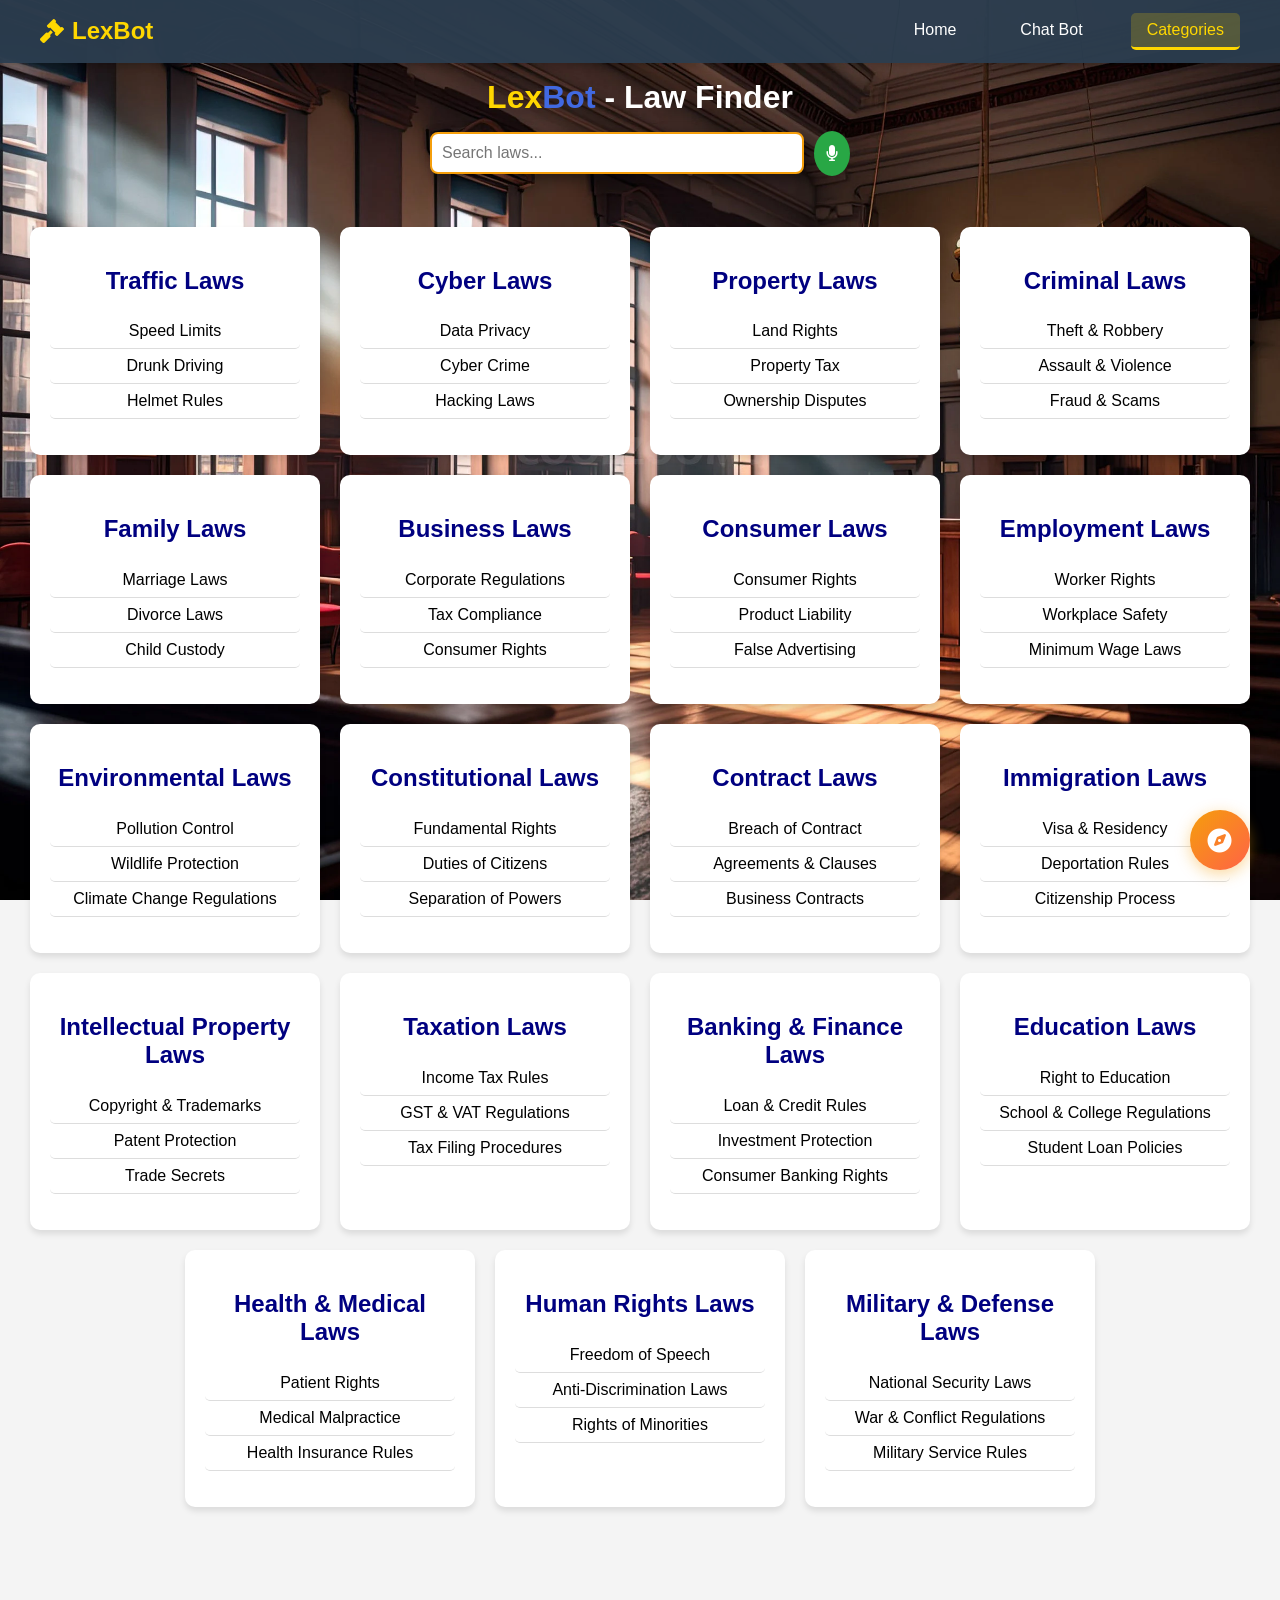
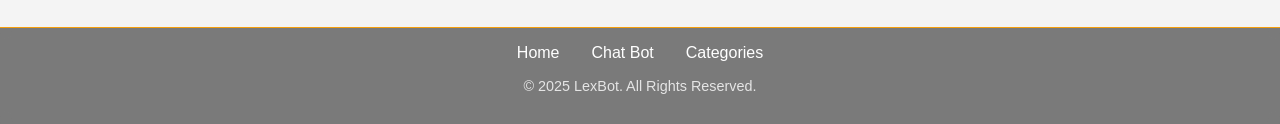
<file: categories.html>
<!DOCTYPE html>
<html lang="en">
<head>
    <meta charset="UTF-8">
    <meta name="viewport" content="width=device-width, initial-scale=1.0">
    <title>LexBot - Law Categories</title>
    <link rel="stylesheet" href="style.css">
    <script defer src="script.js"></script>
    <link rel="stylesheet" href="https://cdnjs.cloudflare.com/ajax/libs/font-awesome/6.0.0/css/all.min.css">
</head>
<body>
    <!-- Navigation Bar -->
    <nav class="navbar">
        <div class="nav-container">
            <div class="nav-brand">
                <a href="home.html" class="nav-logo">
                    <i class="fas fa-gavel"></i> LexBot
                </a>
            </div>
            <div class="nav-menu" id="navMenu">
                <a href="home.html" class="nav-link">Home</a>
                <a href="index.html" class="nav-link">Chat Bot</a>
                <a href="categories.html" class="nav-link active">Categories</a>
            </div>
            <div class="hamburger" id="hamburger">
                <span></span>
                <span></span>
                <span></span>
            </div>
        </div>
    </nav>

    <!-- Floating Navigation Ball -->
    <div class="floating-nav" id="floatingNav">
        <button class="float-btn main-btn" id="floatToggle">
            <i class="fas fa-compass"></i>
        </button>
        <a href="home.html" class="float-btn home-btn" title="Home">
            <i class="fas fa-home"></i>
        </a>
        <a href="index.html" class="float-btn chat-btn" title="Chatbot">
            <i class="fas fa-comments"></i>
        </a>
        <a href="categories.html" class="float-btn categories-btn" title="Categories">
            <i class="fas fa-list"></i>
        </a>
    </div>

    <header>
        <h1><span class="lex">Lex</span><span class="bot">Bot</span> - <span class="law-finder">Law Finder</span></h1>
        <div class="search-bar">
            <input type="text" id="searchInput" placeholder="Search laws...">
            <button id="micButton"><i class="fas fa-microphone"></i></button>
        </div>
    </header>
    <section class="law-categories">
        <div class="category">
            <h2>Traffic Laws</h2>
            <ul>
                <li>Speed Limits</li>
                <li>Drunk Driving</li>
                <li>Helmet Rules</li>
            </ul>
        </div>
        <div class="category">
            <h2>Cyber Laws</h2>
            <ul>
                <li>Data Privacy</li>
                <li>Cyber Crime</li>
                <li>Hacking Laws</li>
            </ul>
        </div>
        <div class="category">
            <h2>Property Laws</h2>
            <ul>
                <li>Land Rights</li>
                <li>Property Tax</li>
                <li>Ownership Disputes</li>
            </ul>
        </div>
        <div class="category">
            <h2>Criminal Laws</h2>
            <ul>
                <li>Theft & Robbery</li>
                <li>Assault & Violence</li>
                <li>Fraud & Scams</li>
            </ul>
        </div>
        <div class="category">
            <h2>Family Laws</h2>
            <ul>
                <li>Marriage Laws</li>
                <li>Divorce Laws</li>
                <li>Child Custody</li>
            </ul>
        </div>
        <div class="category">
            <h2>Business Laws</h2>
            <ul>
                <li>Corporate Regulations</li>
                <li>Tax Compliance</li>
                <li>Consumer Rights</li>
            </ul>
        </div>
        <div class="category">
            <h2>Consumer Laws</h2>
            <ul>
                <li>Consumer Rights</li>
                <li>Product Liability</li>
                <li>False Advertising</li>
            </ul>
        </div>
        <div class="category">
            <h2>Employment Laws</h2>
            <ul>
                <li>Worker Rights</li>
                <li>Workplace Safety</li>
                <li>Minimum Wage Laws</li>
            </ul>
        </div>
        <div class="category">
            <h2>Environmental Laws</h2>
            <ul>
                <li>Pollution Control</li>
                <li>Wildlife Protection</li>
                <li>Climate Change Regulations</li>
            </ul>
        </div>
        <div class="category">
            <h2>Constitutional Laws</h2>
            <ul>
                <li>Fundamental Rights</li>
                <li>Duties of Citizens</li>
                <li>Separation of Powers</li>
            </ul>
        </div>
        <div class="category">
            <h2>Contract Laws</h2>
            <ul>
                <li>Breach of Contract</li>
                <li>Agreements & Clauses</li>
                <li>Business Contracts</li>
            </ul>
        </div>
        <div class="category">
            <h2>Immigration Laws</h2>
            <ul>
                <li>Visa & Residency</li>
                <li>Deportation Rules</li>
                <li>Citizenship Process</li>
            </ul>
        </div>
        <div class="category">
            <h2>Intellectual Property Laws</h2>
            <ul>
                <li>Copyright & Trademarks</li>
                <li>Patent Protection</li>
                <li>Trade Secrets</li>
            </ul>
        </div>
        <div class="category">
            <h2>Taxation Laws</h2>
            <ul>
                <li>Income Tax Rules</li>
                <li>GST & VAT Regulations</li>
                <li>Tax Filing Procedures</li>
            </ul>
        </div>
        <div class="category">
            <h2>Banking & Finance Laws</h2>
            <ul>
                <li>Loan & Credit Rules</li>
                <li>Investment Protection</li>
                <li>Consumer Banking Rights</li>
            </ul>
        </div>
        <div class="category">
            <h2>Education Laws</h2>
            <ul>
                <li>Right to Education</li>
                <li>School & College Regulations</li>
                <li>Student Loan Policies</li>
            </ul>
        </div>
        <div class="category">
            <h2>Health & Medical Laws</h2>
            <ul>
                <li>Patient Rights</li>
                <li>Medical Malpractice</li>
                <li>Health Insurance Rules</li>
            </ul>
        </div>
        <div class="category">
            <h2>Human Rights Laws</h2>
            <ul>
                <li>Freedom of Speech</li>
                <li>Anti-Discrimination Laws</li>
                <li>Rights of Minorities</li>
            </ul>
        </div>
        <div class="category">
            <h2>Military & Defense Laws</h2>
            <ul>
                <li>National Security Laws</li>
                <li>War & Conflict Regulations</li>
                <li>Military Service Rules</li>
            </ul>
        </div>
    </section>
    <footer>
        <div class="footer-sections">
            <div class="footer-section">
                <a href="home.html">Home</a>
            </div>
            <div class="footer-section">
                <a href="index.html">Chat Bot</a>
            </div>
            <div class="footer-section">
                <a href="categories.html">Categories</a>
            </div>
        </div>
        <p class="rights-reserved">© 2025 LexBot. All Rights Reserved.</p>
    </footer>
</body>
</html>
</file>
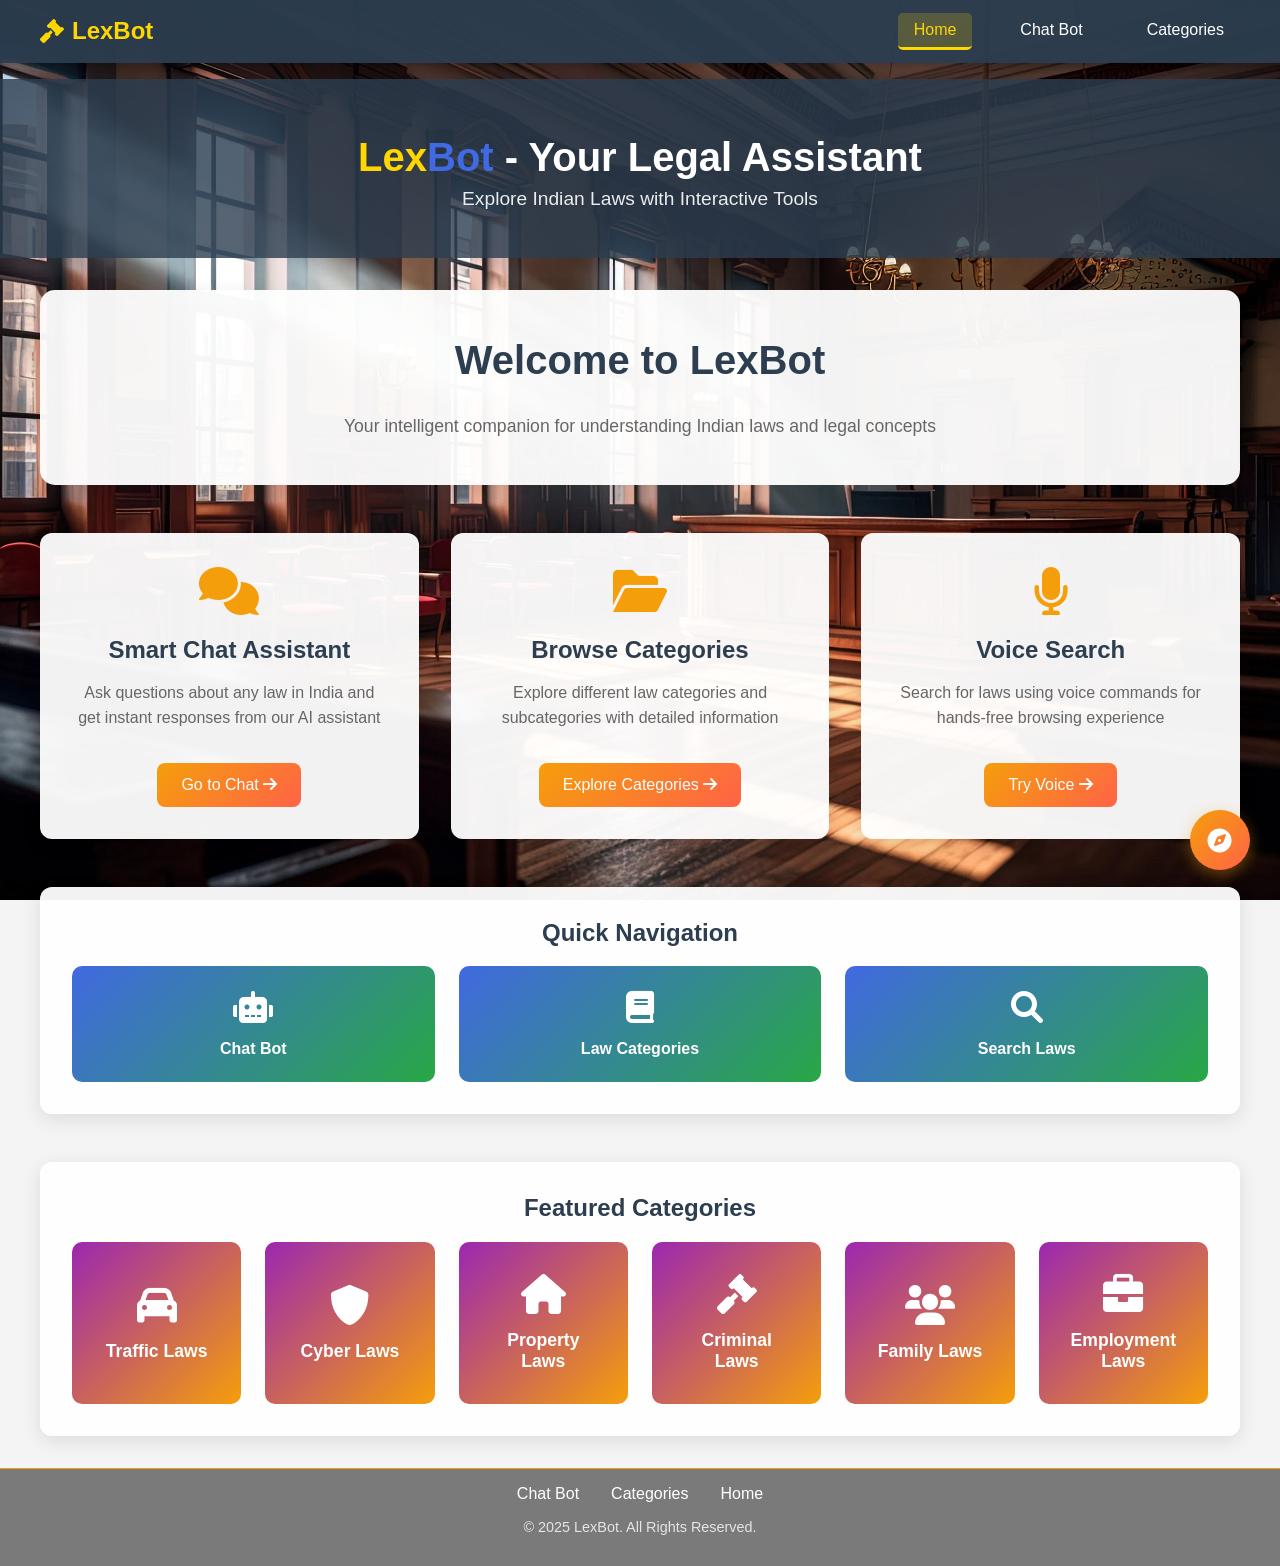
<file: home.html>
<!DOCTYPE html>
<html lang="en">
<head>
    <meta charset="UTF-8">
    <meta name="viewport" content="width=device-width, initial-scale=1.0">
    <title>LexBot - Home</title>
    <link rel="stylesheet" href="style.css">
    <script defer src="script.js"></script>
    <link rel="stylesheet" href="https://cdnjs.cloudflare.com/ajax/libs/font-awesome/6.0.0/css/all.min.css">
</head>
<body>
    <!-- Navigation Bar -->
    <nav class="navbar">
        <div class="nav-container">
            <div class="nav-brand">
                <a href="home.html" class="nav-logo">
                    <i class="fas fa-gavel"></i> LexBot
                </a>
            </div>
            <div class="nav-menu" id="navMenu">
                <a href="home.html" class="nav-link active">Home</a>
                <a href="index.html" class="nav-link">Chat Bot</a>
                <a href="categories.html" class="nav-link">Categories</a>
            </div>
            <div class="hamburger" id="hamburger">
                <span></span>
                <span></span>
                <span></span>
            </div>
        </div>
    </nav>

    <!-- Floating Navigation Ball -->
    <div class="floating-nav" id="floatingNav">
        <button class="float-btn main-btn" id="floatToggle">
            <i class="fas fa-compass"></i>
        </button>
        <a href="home.html" class="float-btn home-btn" title="Home">
            <i class="fas fa-home"></i>
        </a>
        <a href="index.html" class="float-btn chat-btn" title="Chatbot">
            <i class="fas fa-comments"></i>
        </a>
        <a href="categories.html" class="float-btn categories-btn" title="Categories">
            <i class="fas fa-list"></i>
        </a>
    </div>

    <header class="home-header">
        <h1><span class="lex">Lex</span><span class="bot">Bot</span> - <span class="law-finder">Your Legal Assistant</span></h1>
        <p class="subtitle">Explore Indian Laws with Interactive Tools</p>
    </header>

    <main class="home-container">
        <section class="hero-section">
            <div class="hero-content">
                <h2>Welcome to LexBot</h2>
                <p>Your intelligent companion for understanding Indian laws and legal concepts</p>
            </div>
        </section>

        <section class="features-section">
            <div class="feature-card">
                <div class="feature-icon">
                    <i class="fas fa-comments"></i>
                </div>
                <h3>Smart Chat Assistant</h3>
                <p>Ask questions about any law in India and get instant responses from our AI assistant</p>
                <a href="index.html" class="feature-btn">
                    Go to Chat <i class="fas fa-arrow-right"></i>
                </a>
            </div>

            <div class="feature-card">
                <div class="feature-icon">
                    <i class="fas fa-folder-open"></i>
                </div>
                <h3>Browse Categories</h3>
                <p>Explore different law categories and subcategories with detailed information</p>
                <a href="categories.html" class="feature-btn">
                    Explore Categories <i class="fas fa-arrow-right"></i>
                </a>
            </div>

            <div class="feature-card">
                <div class="feature-icon">
                    <i class="fas fa-microphone"></i>
                </div>
                <h3>Voice Search</h3>
                <p>Search for laws using voice commands for hands-free browsing experience</p>
                <a href="index.html" class="feature-btn">
                    Try Voice <i class="fas fa-arrow-right"></i>
                </a>
            </div>
        </section>

        <section class="quick-nav-section">
            <h2>Quick Navigation</h2>
            <div class="quick-nav-grid">
                <a href="index.html" class="quick-nav-item">
                    <span class="icon"><i class="fas fa-robot"></i></span>
                    <span class="text">Chat Bot</span>
                </a>
                <a href="categories.html" class="quick-nav-item">
                    <span class="icon"><i class="fas fa-book"></i></span>
                    <span class="text">Law Categories</span>
                </a>
                <a href="categories.html" class="quick-nav-item">
                    <span class="icon"><i class="fas fa-search"></i></span>
                    <span class="text">Search Laws</span>
                </a>
            </div>
        </section>

        <section class="categories-preview">
            <h2>Featured Categories</h2>
            <div class="preview-grid">
                <div class="preview-item" onclick="teleportToCategory('Traffic Laws')">
                    <i class="fas fa-car"></i>
                    <h4>Traffic Laws</h4>
                </div>
                <div class="preview-item" onclick="teleportToCategory('Cyber Laws')">
                    <i class="fas fa-shield-alt"></i>
                    <h4>Cyber Laws</h4>
                </div>
                <div class="preview-item" onclick="teleportToCategory('Property Laws')">
                    <i class="fas fa-home"></i>
                    <h4>Property Laws</h4>
                </div>
                <div class="preview-item" onclick="teleportToCategory('Criminal Laws')">
                    <i class="fas fa-gavel"></i>
                    <h4>Criminal Laws</h4>
                </div>
                <div class="preview-item" onclick="teleportToCategory('Family Laws')">
                    <i class="fas fa-users"></i>
                    <h4>Family Laws</h4>
                </div>
                <div class="preview-item" onclick="teleportToCategory('Employment Laws')">
                    <i class="fas fa-briefcase"></i>
                    <h4>Employment Laws</h4>
                </div>
            </div>
        </section>
    </main>

    <footer>
        <div class="footer-sections">
            <div class="footer-section">
                <a href="index.html">Chat Bot</a>
            </div>
            <div class="footer-section">
                <a href="categories.html">Categories</a>
            </div>
            <div class="footer-section">
                <a href="home.html">Home</a>
            </div>
        </div>
        <p class="rights-reserved">© 2025 LexBot. All Rights Reserved.</p>
    </footer>

    <script>
        // Teleport to category with animation
        function teleportToCategory(categoryName) {
            sessionStorage.setItem('searchQuery', categoryName);
            sessionStorage.setItem('selectedCategory', categoryName);
            
            // Add fade out animation
            document.body.style.opacity = '0';
            document.body.style.transition = 'opacity 0.5s ease-out';
            
            setTimeout(() => {
                window.location.href = 'categories.html';
            }, 300);
        }

        // Navigation animations
        document.addEventListener('DOMContentLoaded', () => {
            const hamburger = document.getElementById('hamburger');
            const navMenu = document.getElementById('navMenu');
            const floatToggle = document.getElementById('floatToggle');
            const floatingNav = document.getElementById('floatingNav');

            if (hamburger) {
                hamburger.addEventListener('click', () => {
                    navMenu.classList.toggle('active');
                    hamburger.classList.toggle('active');
                });
            }

            if (floatToggle) {
                floatToggle.addEventListener('click', () => {
                    floatingNav.classList.toggle('expanded');
                });
            }

            // Fade in on page load
            document.body.style.opacity = '1';
            document.body.style.transition = 'opacity 0.5s ease-in';
        });
    </script>
</body>
</html>
</file>
<file: style.css>
/* General Page Styling */
body {
    margin: 0;
    padding: 0;
    font-family: Arial, sans-serif;
    min-height: 100vh;
    display: flex;
    flex-direction: column;
    background-color: #f4f4f4;

     background-image: url("Courtroom-Image3.jpg");
    background-size: cover;
    background-repeat: no-repeat;
    background-attachment: fixed;
    background-position: center;
    opacity: 1;
    transition: opacity 0.5s ease;
}

/* Navigation Bar */
.navbar {
    background: rgba(44, 62, 80, 0.95);
    box-shadow: 0 2px 8px rgba(0, 0, 0, 0.2);
    position: sticky;
    top: 0;
    z-index: 1000;
}

.nav-container {
    max-width: 1200px;
    margin: 0 auto;
    display: flex;
    justify-content: space-between;
    align-items: center;
    padding: 0.8rem 1.5rem;
}

.nav-brand .nav-logo {
    color: #FFD700;
    font-size: 1.5em;
    font-weight: bold;
    text-decoration: none;
    display: flex;
    align-items: center;
    gap: 8px;
    transition: transform 0.3s ease;
}

.nav-logo:hover {
    transform: scale(1.05);
    color: #fff;
}

.nav-menu {
    display: flex;
    gap: 2rem;
    list-style: none;
}

.nav-link {
    color: white;
    text-decoration: none;
    transition: all 0.3s ease;
    padding: 0.5rem 1rem;
    border-radius: 5px;
    font-weight: 500;
}

.nav-link:hover {
    background: rgba(255, 255, 255, 0.1);
    color: #FFD700;
    transform: translateY(-2px);
}

.nav-link.active {
    background: rgba(255, 215, 0, 0.2);
    color: #FFD700;
    border-bottom: 3px solid #FFD700;
}

.hamburger {
    display: none;
    flex-direction: column;
    cursor: pointer;
}

.hamburger span {
    width: 25px;
    height: 3px;
    background: white;
    margin: 5px 0;
    transition: 0.3s;
}

.hamburger.active span:nth-child(1) {
    transform: rotate(-45deg) translate(-8px, 8px);
}

.hamburger.active span:nth-child(2) {
    opacity: 0;
}

.hamburger.active span:nth-child(3) {
    transform: rotate(45deg) translate(-8px, -8px);
}

/* Floating Navigation */
.floating-nav {
    position: fixed;
    bottom: 30px;
    right: 30px;
    z-index: 999;
}

.float-btn {
    width: 60px;
    height: 60px;
    border-radius: 50%;
    border: none;
    cursor: pointer;
    display: flex;
    align-items: center;
    justify-content: center;
    font-size: 24px;
    transition: all 0.3s ease;
    position: absolute;
    bottom: 0;
    right: 0;
}

.main-btn {
    background: linear-gradient(135deg, #F59E0B, #ff6347);
    color: white;
    box-shadow: 0 4px 15px rgba(245, 158, 11, 0.4);
}

.main-btn:hover {
    transform: scale(1.1);
    box-shadow: 0 6px 20px rgba(245, 158, 11, 0.6);
}

.home-btn {
    background: #4169E1;
    color: white;
    opacity: 0;
    transform: translateY(80px) scale(0);
    transition: all 0.3s ease;
}

.chat-btn {
    background: #28a745;
    color: white;
    opacity: 0;
    transform: translateY(160px) scale(0);
    transition: all 0.3s ease;
}

.categories-btn {
    background: #9C27B0;
    color: white;
    opacity: 0;
    transform: translateY(240px) scale(0);
    transition: all 0.3s ease;
}

.floating-nav.expanded .home-btn {
    opacity: 1;
    transform: translateY(0) scale(1);
}

.floating-nav.expanded .chat-btn {
    opacity: 1;
    transform: translateY(0) scale(1);
}

.floating-nav.expanded .categories-btn {
    opacity: 1;
    transform: translateY(0) scale(1);
}

.float-btn:hover {
    transform: scale(1.15);
}

/* Header */
header {
    background: #2c3e5000;
    color: white;
    padding: 1rem;
    text-align: center;
}

header h1 {
    margin: 0;
}

.lex {
    color: #FFD700;
}

.bot {
    color: #4169E1;
}

.law-finder {
    color: #ffff;
}

/* Search Bar */
/* Search Bar Styling */
.search-bar {
    display: flex;
    justify-content: center;
    align-items: center;
    margin: 15px 0;
    gap: 10px; /* Adds space between input and button */
}

/* Input Box Styling */
.search-bar input {
    width: 300px;
    padding: 10px;
    font-size: 16px;
    border: 2px solid #F59E0B; /* Golden Yellow Border */
    border-radius: 8px;
    outline: none;
    transition: box-shadow 0.3s ease-in-out, border 0.3s ease-in-out;
}

/* Input Box Focus Effect */
.search-bar input:focus {
    border-color: #D97706; /* Darker shade of yellow */
    box-shadow: 0px 0px 10px rgba(245, 158, 11, 0.5); /* Soft glow */
}
.search-bar input {
    width: 350px; /* Increase from 300px */
}


/* Microphone Button Styling */
.search-bar button {
    background: none;
    border: none;
    cursor: pointer;
    padding: 10px;
    border-radius: 5px;
    transition: transform 0.2s ease-in-out;
}


/* Microphone Hover Effect */
.search-bar button:hover {
    transform: scale(1.1);
}

/* Microphone Icon */
.search-bar button i {
    font-size: 18px;
    color: white;
}
.search-bar button i {
    color: #F4A100; /* Same as Bot text */
}
.search-bar input {
    box-shadow: 2px 2px 8px rgba(0, 0, 0, 0.2);
}
.search-bar input {
    box-shadow: 6px 6px 15px rgba(0, 0, 0, 0.4);
}


/* Law Categories */
.law-categories {
    display: flex;
    flex-wrap: wrap;
    justify-content: center;
    gap: 20px;
    padding: 20px;
    margin-bottom: 100px; /* Increase margin to ensure a clear gap */
}

.category {
    background: white;
    padding: 20px;
    border-radius: 10px;
    box-shadow: 0px 4px 6px rgba(0, 0, 0, 0.1);
    width: 250px;
    text-align: center;
}

.category h2 {
    color: navy;
}

.category ul {
    list-style: none;
    padding: 0;
}

.category li {
    padding: 5px;
    border-bottom: 1px solid #ddd;
}
/* Hover effect for category boxes */
.category {
    transition: all 0.3s ease-in-out;
    border-radius: 10px;
    padding: 20px;
    background: white;
    text-align: center;
}

.category:hover {
    transform: scale(1.05);
    box-shadow: 0px 4px 15px rgba(0, 0, 0, 0.3);
}

.category h2 {
    cursor: pointer;
    transition: all 0.3s ease;
    user-select: none;
}

.category h2:hover {
    color: #0056b3;
    transform: scale(1.05);
}

/* Hover effect for list items */
.category ul li {
    transition: background-color 0.3s, padding-left 0.2s, transform 0.2s ease-in-out;
    padding: 10px 8px;
    border-radius: 5px;
    cursor: pointer;
    user-select: none;
}

.category ul li:hover {
    background-color: #e3f2fd;
    padding-left: 12px;
    cursor: pointer;
    transform: translateX(5px);
    color: #0056b3;
    font-weight: 500;
}

.category ul li:active {
    transform: scale(0.98);
}
    cursor: pointer;
}

/* Chat container styles */
.chat-container {
    flex: 1;
    max-width: 1000px; /* Decreased from 1200px */
    width: 90%; /* Decreased from 95% */
    margin: 20px auto;
    background: #f8f9fa;
    border-radius: 15px;
    box-shadow: 0 5px 15px rgba(0,0,0,0.1);
    overflow: hidden;
    height: calc(100vh - 200px);
    display: flex;
    flex-direction: column;
    position: relative;
}

.chat-header {
    background: #2c3e50;
    color: white;
    padding: 15px 20px;
    font-size: 1.2em;
    font-weight: 500;
}

.chat-messages {
    flex: 1;
    overflow-y: auto;
    padding: 20px 30px;
    display: flex;
    flex-direction: column;
    gap: 8px; /* Decreased from 15px */
    margin-bottom: 70px;
}

.input-container {
    position: absolute;
    bottom: 0;
    left: 0;
    right: 0;
    padding: 15px 30px; /* Slightly reduced padding */
    background: white;
    border-top: 1px solid #eee;
    display: flex;
    gap: 10px;
}

.user-message, .bot-message {
    margin: 4px 0; /* Decreased from 12px */
    padding: 10px 20px; /* Slightly reduced padding */
    border-radius: 18px;
    display: inline-block;
    max-width: 90%;
    font-size: 16px;
    font-family: inherit;
    box-shadow: 0 2px 8px rgba(245,158,11,0.07);
}

.user-message {
    background: #ff6347;
    color: #fff;
    margin-left: auto;
    margin-right: 0;
    text-align: right;
    border-bottom-right-radius: 4px;
    display: block;
    width: fit-content;
    margin-top: 2px; /* Decreased from 5px */
}

.bot-message {
    background: #4682b4;
    color: #fff;
    margin-right: auto;
    margin-left: 0;
    text-align: left;
    border-bottom-left-radius: 4px;
    display: block;
    width: fit-content;
    margin-top: 2px; /* Decreased from 5px */
}

.chat-input {
    display: flex;
    gap: 10px;
}

#user-input {
    flex: 1;
    padding: 12px 20px;
    border: 2px solid #F59E0B;
    border-radius: 8px;
    font-size: 16px;
    min-width: 200px;
    transition: all 0.3s ease;
}

#user-input:focus {
    border-color: #ff6347;
    box-shadow: 0 0 8px rgba(255, 99, 71, 0.3);
    outline: none;
}

#user-input::placeholder {
    color: #999;
}

#send-button {
    padding: 0 18px;
    background: #F59E0B;
    color: #fff;
    border: none;
    border-radius: 8px;
    font-size: 18px;
    cursor: pointer;
    transition: all 0.3s ease;
    font-weight: 600;
}

#send-button:hover {
    background: #ff6347;
    transform: translateY(-2px);
    box-shadow: 0 4px 12px rgba(255, 99, 71, 0.3);
}

#send-button:active {
    transform: translateY(0);
}

#micButton {
    padding: 12px 18px;
    background: #28a745;
    color: white;
    border: none;
    border-radius: 8px;
    cursor: pointer;
    transition: all 0.3s ease;
    font-size: 18px;
}

#micButton:hover {
    background: #218838;
    transform: scale(1.05);
    box-shadow: 0 4px 12px rgba(40, 167, 69, 0.3);
}

#micButton:active {
    transform: scale(0.95);
}

/* Footer styles */
footer {
    background: rgba(0, 0, 0, 0.5); /* Slightly see-through black */
    backdrop-filter: blur(6px);    /* Blurs the courtroom background */
    color: #fff;
    padding: 1rem;
    text-align: center;
    border-top: 1px solid #F59E0B; /* Golden divider */
}


.footer-sections {
    display: flex;
    justify-content: center;
    gap: 2rem;
    margin-bottom: 1rem;
}

.footer-section a {
    color: white;
    text-decoration: none;
}

.footer-section a:hover {
    text-decoration: underline;
}

.rights-reserved {
    font-size: 0.9em;
    opacity: 0.8;
}

search-bar button {
    background-color: #485edb;
    border: none;
    border-radius: 50%;
    padding: 10px;
    margin-left: 10px;
    cursor: pointer;
    transition: background 0.3s ease-in-out, transform 0.2s ease-in-out;
}

.search-bar button:hover {
    background-color: #ff6347;
    transform: scale(1.1);
}

.search-bar button i {
    color: white;
    font-size: 16px;
}

/* Home Page Styles */
.home-header {
    background: rgba(44, 62, 80, 0.8);
    color: white;
    padding: 3rem 1rem;
    text-align: center;
    margin-top: 1rem;
}

.home-header h1 {
    font-size: 2.5em;
    margin: 0.5rem 0;
}

.subtitle {
    font-size: 1.2em;
    opacity: 0.9;
    margin: 0;
}

.home-container {
    flex: 1;
    max-width: 1200px;
    margin: 0 auto;
    width: 100%;
    padding: 2rem;
}

.hero-section {
    background: rgba(255, 255, 255, 0.95);
    padding: 3rem;
    border-radius: 15px;
    text-align: center;
    margin-bottom: 3rem;
    box-shadow: 0 5px 20px rgba(0, 0, 0, 0.1);
}

.hero-content h2 {
    font-size: 2.5em;
    color: #2c3e50;
    margin-top: 0;
}

.hero-content p {
    font-size: 1.1em;
    color: #666;
    margin: 0;
}

.features-section {
    display: grid;
    grid-template-columns: repeat(auto-fit, minmax(300px, 1fr));
    gap: 2rem;
    margin-bottom: 3rem;
}

.feature-card {
    background: rgba(255, 255, 255, 0.95);
    padding: 2rem;
    border-radius: 12px;
    text-align: center;
    box-shadow: 0 5px 20px rgba(0, 0, 0, 0.1);
    transition: all 0.3s ease;
}

.feature-card:hover {
    transform: translateY(-10px);
    box-shadow: 0 10px 30px rgba(0, 0, 0, 0.2);
}

.feature-icon {
    font-size: 3em;
    color: #F59E0B;
    margin-bottom: 1rem;
}

.feature-card h3 {
    color: #2c3e50;
    margin: 1rem 0;
    font-size: 1.5em;
}

.feature-card p {
    color: #666;
    line-height: 1.6;
}

.feature-btn {
    display: inline-block;
    background: linear-gradient(135deg, #F59E0B, #ff6347);
    color: white;
    padding: 0.8rem 1.5rem;
    border-radius: 8px;
    text-decoration: none;
    transition: all 0.3s ease;
    margin-top: 1rem;
}

.feature-btn:hover {
    transform: scale(1.05);
    box-shadow: 0 5px 15px rgba(245, 158, 11, 0.4);
}

.quick-nav-section {
    background: rgba(255, 255, 255, 0.95);
    padding: 2rem;
    border-radius: 12px;
    margin-bottom: 3rem;
    box-shadow: 0 5px 20px rgba(0, 0, 0, 0.1);
}

.quick-nav-section h2 {
    text-align: center;
    color: #2c3e50;
    margin-top: 0;
}

.quick-nav-grid {
    display: grid;
    grid-template-columns: repeat(auto-fit, minmax(150px, 1fr));
    gap: 1.5rem;
}

.quick-nav-item {
    background: linear-gradient(135deg, #4169E1, #28a745);
    color: white;
    padding: 1.5rem;
    border-radius: 10px;
    text-align: center;
    text-decoration: none;
    transition: all 0.3s ease;
    display: flex;
    flex-direction: column;
    align-items: center;
    gap: 0.8rem;
}

.quick-nav-item:hover {
    transform: translateY(-5px);
    box-shadow: 0 8px 20px rgba(0, 0, 0, 0.2);
}

.quick-nav-item .icon {
    font-size: 2em;
}

.quick-nav-item .text {
    font-weight: bold;
}

.categories-preview {
    background: rgba(255, 255, 255, 0.95);
    padding: 2rem;
    border-radius: 12px;
    box-shadow: 0 5px 20px rgba(0, 0, 0, 0.1);
}

.categories-preview h2 {
    text-align: center;
    color: #2c3e50;
    margin-top: 0;
}

.preview-grid {
    display: grid;
    grid-template-columns: repeat(auto-fit, minmax(150px, 1fr));
    gap: 1.5rem;
}

.preview-item {
    background: linear-gradient(135deg, #9C27B0, #F59E0B);
    color: white;
    padding: 2rem;
    border-radius: 10px;
    text-align: center;
    cursor: pointer;
    transition: all 0.3s ease;
    display: flex;
    flex-direction: column;
    align-items: center;
    justify-content: center;
    gap: 1rem;
}

.preview-item i {
    font-size: 2.5em;
}

.preview-item h4 {
    margin: 0;
    font-size: 1.1em;
}

.preview-item:hover {
    transform: scale(1.05) rotateZ(2deg);
    box-shadow: 0 10px 30px rgba(0, 0, 0, 0.3);
}

/* Responsive Design */
@media (max-width: 768px) {
    .nav-menu {
        position: fixed;
        left: -100%;
        top: 70px;
        flex-direction: column;
        background-color: rgba(44, 62, 80, 0.98);
        width: 100%;
        text-align: center;
        transition: 0.3s;
        gap: 0;
    }

    .nav-menu.active {
        left: 0;
    }

    .hamburger {
        display: flex;
    }

    .floating-nav {
        bottom: 20px;
        right: 20px;
    }

    .float-btn {
        width: 50px;
        height: 50px;
        font-size: 20px;
    }

    .home-header h1 {
        font-size: 1.8em;
    }

    .hero-content h2 {
        font-size: 1.8em;
    }

    .features-section {
        grid-template-columns: 1fr;
    }

    .home-container {
        padding: 1rem;
    }
}
</file>
